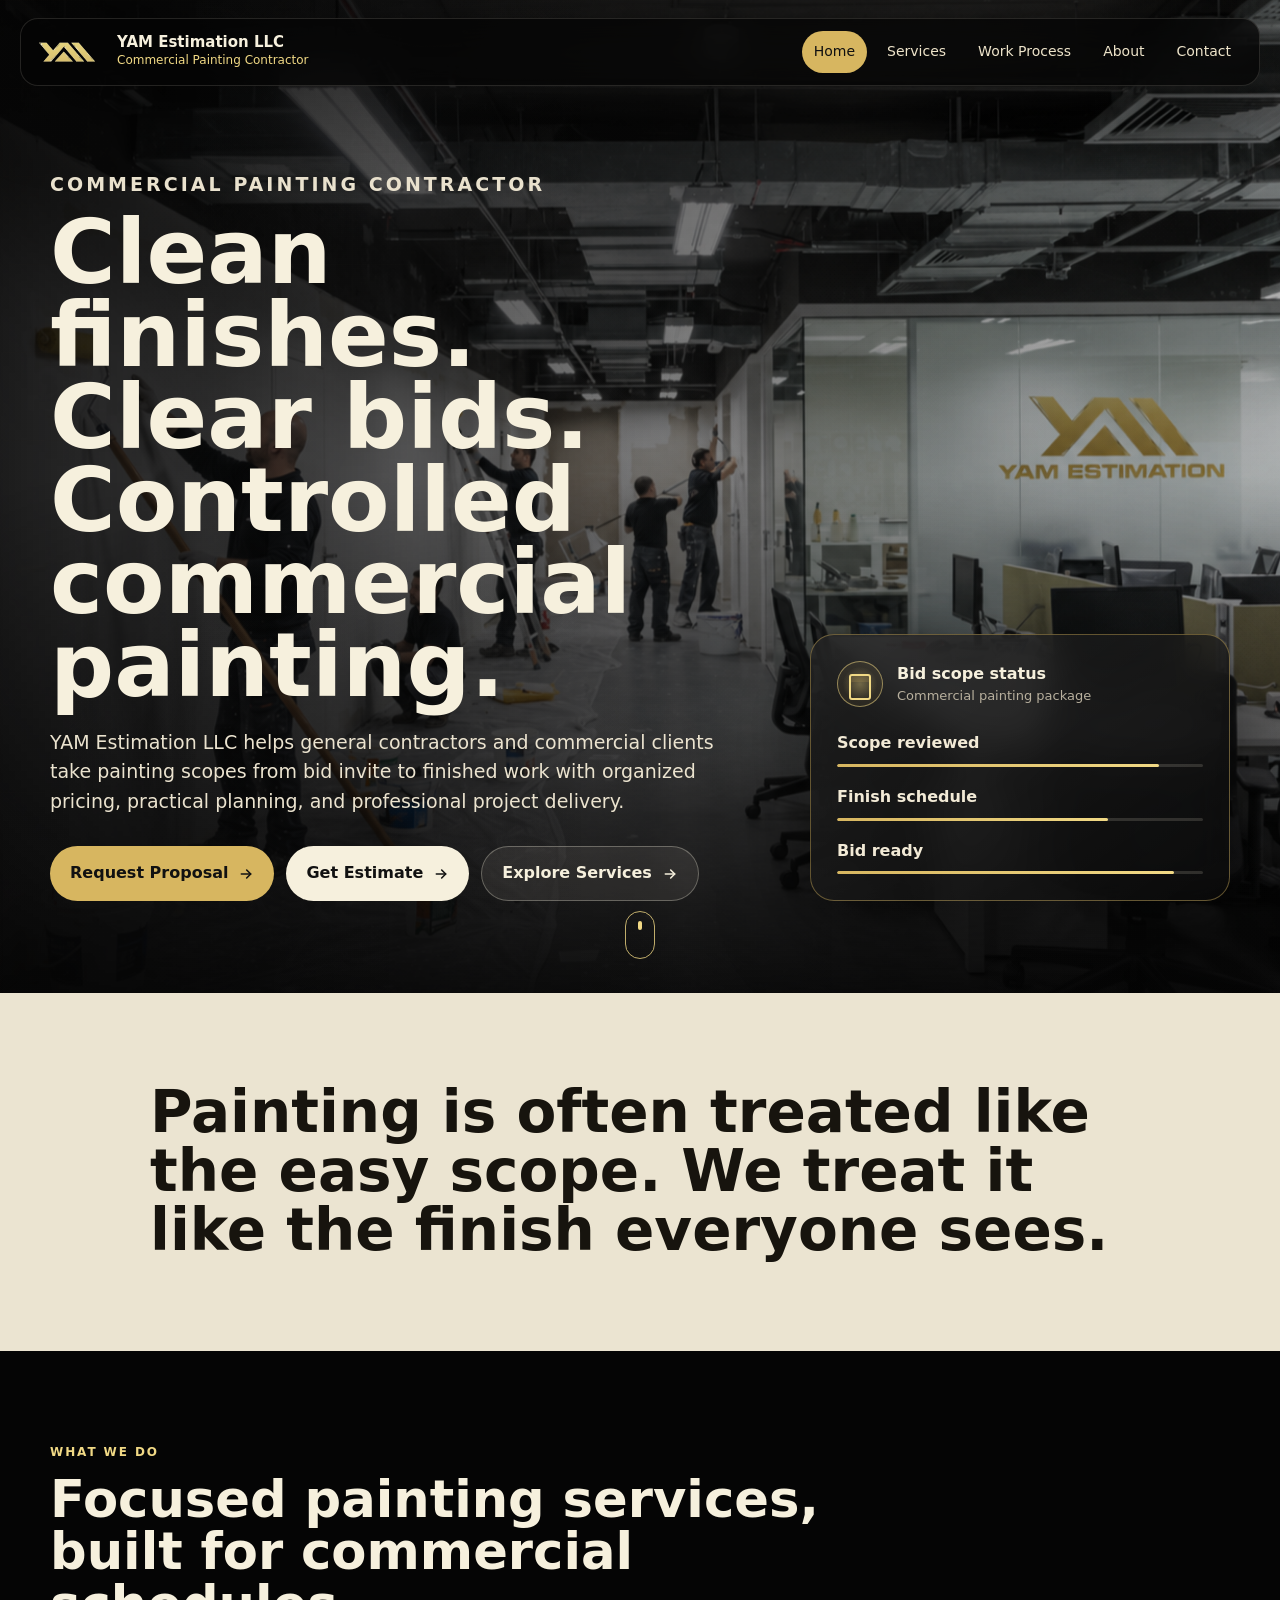
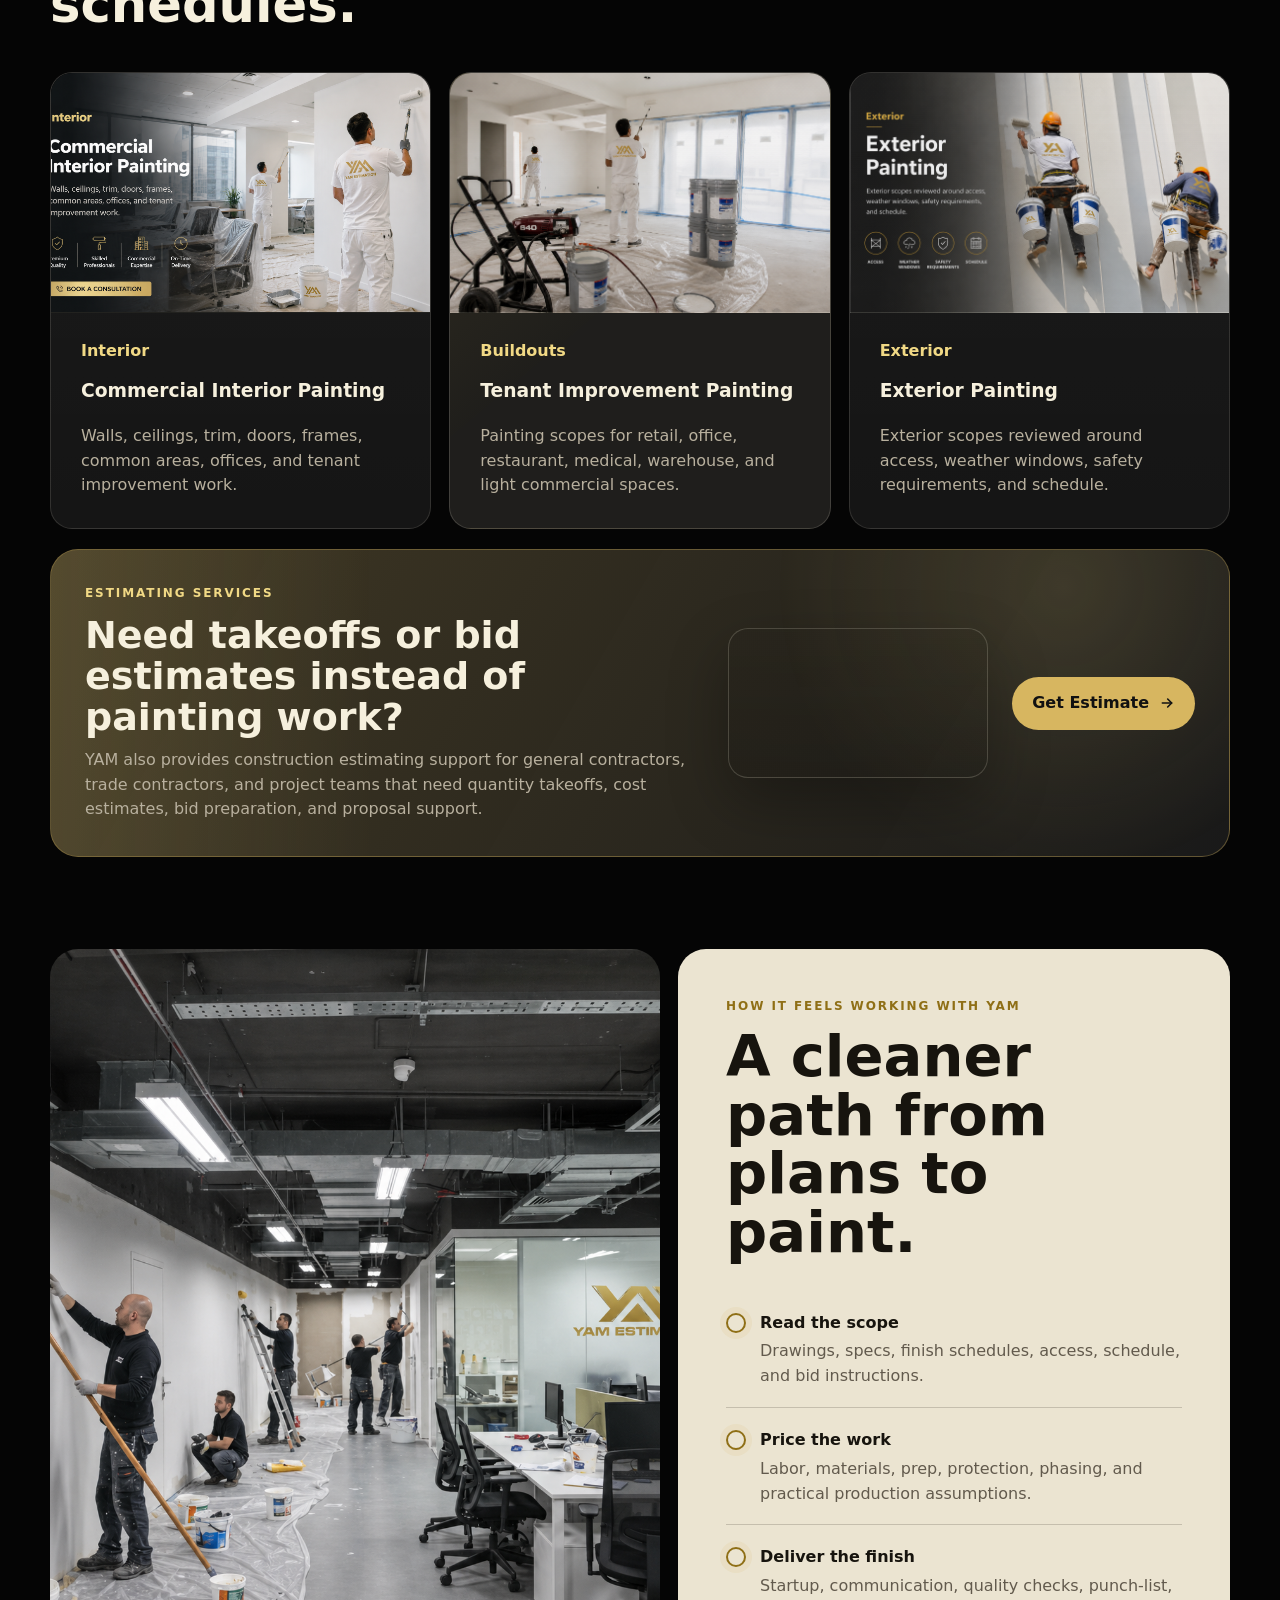
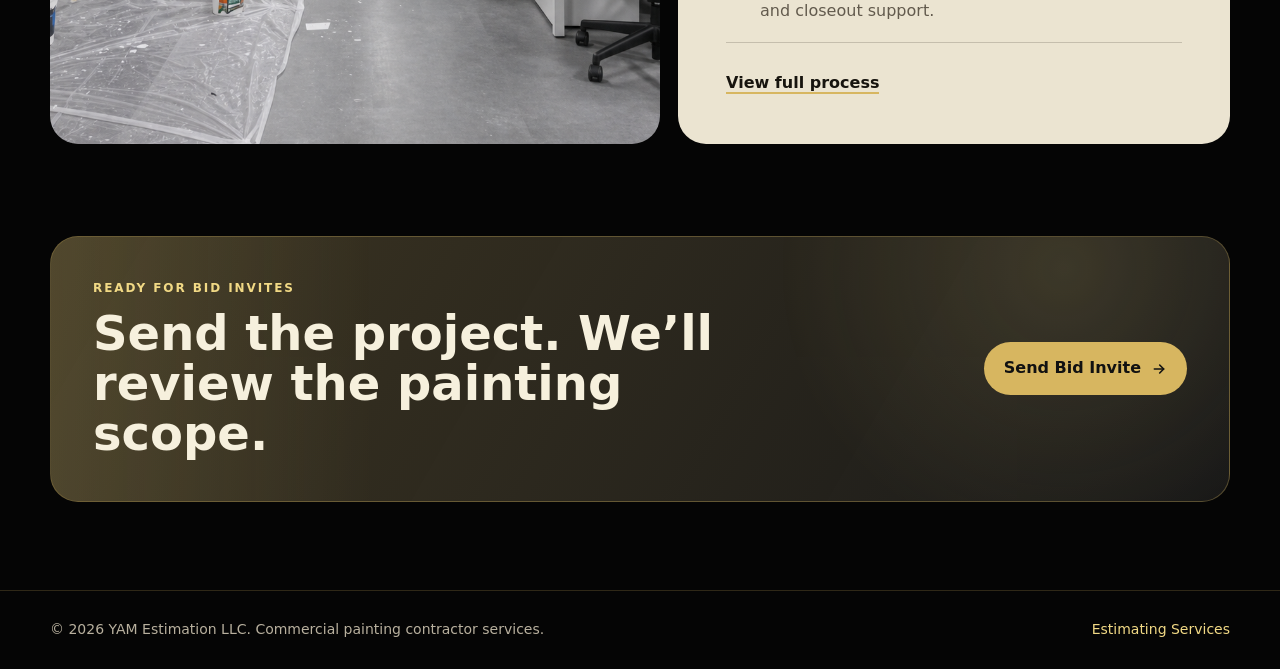
<file: index.html>
<!doctype html>
<html lang="en">
  <head>
    <meta charset="utf-8" />
    <meta name="viewport" content="width=device-width, initial-scale=1" />
    <title>YAM Estimation | Commercial Painting Contractor</title>
    <meta name="description" content="YAM Estimation LLC provides commercial painting contractor services for general contractors and commercial clients." />
    <link rel="stylesheet" href="styles.css" />
  </head>
  <body>
    <header class="site-header">
      <a class="brand" href="index.html" aria-label="YAM Estimation home">
        <img src="assets/yam-mark-gold-transparent.png" alt="YAM Estimation" />
        <span><strong>YAM Estimation LLC</strong><small>Commercial Painting Contractor</small></span>
      </a>
      <button class="nav-toggle" type="button" aria-expanded="false" aria-controls="site-nav"><span></span><span></span><span></span></button>
      <nav id="site-nav" class="site-nav" aria-label="Main navigation">
        <a class="active" href="index.html">Home</a>
        <a href="services.html">Services</a>
        <a href="process.html">Work Process</a>
        <a href="about.html">About</a>
        <a href="contact.html">Contact</a>
      </nav>
    </header>

    <main>
      <section class="home-hero">
        <div class="hero-bg"></div>
        <div class="hero-grid" aria-hidden="true"></div>
        <div class="hero-shade"></div>
        <div class="home-hero-content">
          <div class="hero-copy">
            <p class="eyebrow">Commercial Painting Contractor</p>
            <h1>Clean finishes. Clear bids. Controlled commercial painting.</h1>
            <p>
              YAM Estimation LLC helps general contractors and commercial clients take painting scopes from bid invite to finished work with organized pricing, practical planning, and professional project delivery.
            </p>
            <div class="hero-actions">
              <a class="btn btn-primary" href="contact.html">Request Proposal</a>
              <a class="btn btn-estimate" href="https://yamestimation.com/" target="_blank" rel="noopener">Get Estimate</a>
              <a class="btn btn-glass" href="services.html">Explore Services</a>
            </div>
          </div>
          <aside class="scope-card" aria-label="Project readiness checklist">
            <div class="scope-card-top">
              <span class="scope-icon" aria-hidden="true"></span>
              <p><strong>Bid scope status</strong><small>Commercial painting package</small></p>
            </div>
            <ul>
              <li style="--progress: 88%">
                <span>Scope reviewed</span>
                <i></i>
              </li>
              <li style="--progress: 74%">
                <span>Finish schedule</span>
                <i></i>
              </li>
              <li style="--progress: 92%">
                <span>Bid ready</span>
                <i></i>
              </li>
            </ul>
          </aside>
          <a class="scroll-cue" href="#services-preview" aria-label="Scroll to services"></a>
        </div>
      </section>

      <section class="statement">
        <p>Painting is often treated like the easy scope. We treat it like the finish everyone sees.</p>
      </section>

      <section id="services-preview" class="home-services">
        <div class="section-kicker">
          <p class="eyebrow">What We Do</p>
          <h2>Focused painting services, built for commercial schedules.</h2>
        </div>
        <div class="service-row">
          <a href="services.html" class="service-tile service-interior">
            <span class="tile-photo" aria-hidden="true"></span>
            <span>Interior</span>
            <h3>Commercial Interior Painting</h3>
            <p>Walls, ceilings, trim, doors, frames, common areas, offices, and tenant improvement work.</p>
          </a>
          <a href="services.html" class="service-tile featured service-buildout">
            <span class="tile-photo" aria-hidden="true"></span>
            <span>Buildouts</span>
            <h3>Tenant Improvement Painting</h3>
            <p>Painting scopes for retail, office, restaurant, medical, warehouse, and light commercial spaces.</p>
          </a>
          <a href="services.html" class="service-tile service-exterior">
            <span class="tile-photo" aria-hidden="true"></span>
            <span>Exterior</span>
            <h3>Exterior Painting</h3>
            <p>Exterior scopes reviewed around access, weather windows, safety requirements, and schedule.</p>
          </a>
        </div>
        <div class="estimate-band">
          <div>
            <p class="eyebrow">Estimating Services</p>
            <h3>Need takeoffs or bid estimates instead of painting work?</h3>
            <p>YAM also provides construction estimating support for general contractors, trade contractors, and project teams that need quantity takeoffs, cost estimates, bid preparation, and proposal support.</p>
          </div>
          <span class="estimate-visual" aria-hidden="true"></span>
          <a class="btn btn-primary" href="https://yamestimation.com/" target="_blank" rel="noopener">Get Estimate</a>
        </div>
      </section>

      <section class="visual-process">
        <div class="process-photo">
          <img src="assets/yam-office-painting-hero.png" alt="Commercial painting work in progress" />
        </div>
        <div class="process-copy">
          <p class="eyebrow">How It Feels Working With YAM</p>
          <h2>A cleaner path from plans to paint.</h2>
          <ol>
            <li><strong>Read the scope</strong><span>Drawings, specs, finish schedules, access, schedule, and bid instructions.</span></li>
            <li><strong>Price the work</strong><span>Labor, materials, prep, protection, phasing, and practical production assumptions.</span></li>
            <li><strong>Deliver the finish</strong><span>Startup, communication, quality checks, punch-list, and closeout support.</span></li>
          </ol>
          <a class="text-link" href="process.html">View full process</a>
        </div>
      </section>

      <section class="cta-panel">
        <div>
          <p class="eyebrow">Ready For Bid Invites</p>
          <h2>Send the project. We’ll review the painting scope.</h2>
        </div>
        <a class="btn btn-primary" href="contact.html">Send Bid Invite</a>
      </section>
    </main>

    <footer class="site-footer">
      <p>© <span id="year"></span> YAM Estimation LLC. Commercial painting contractor services.</p>
      <a href="https://yamestimation.com/" target="_blank" rel="noopener">Estimating Services</a>
    </footer>
    <script src="script.js"></script>
  </body>
</html>
</file>
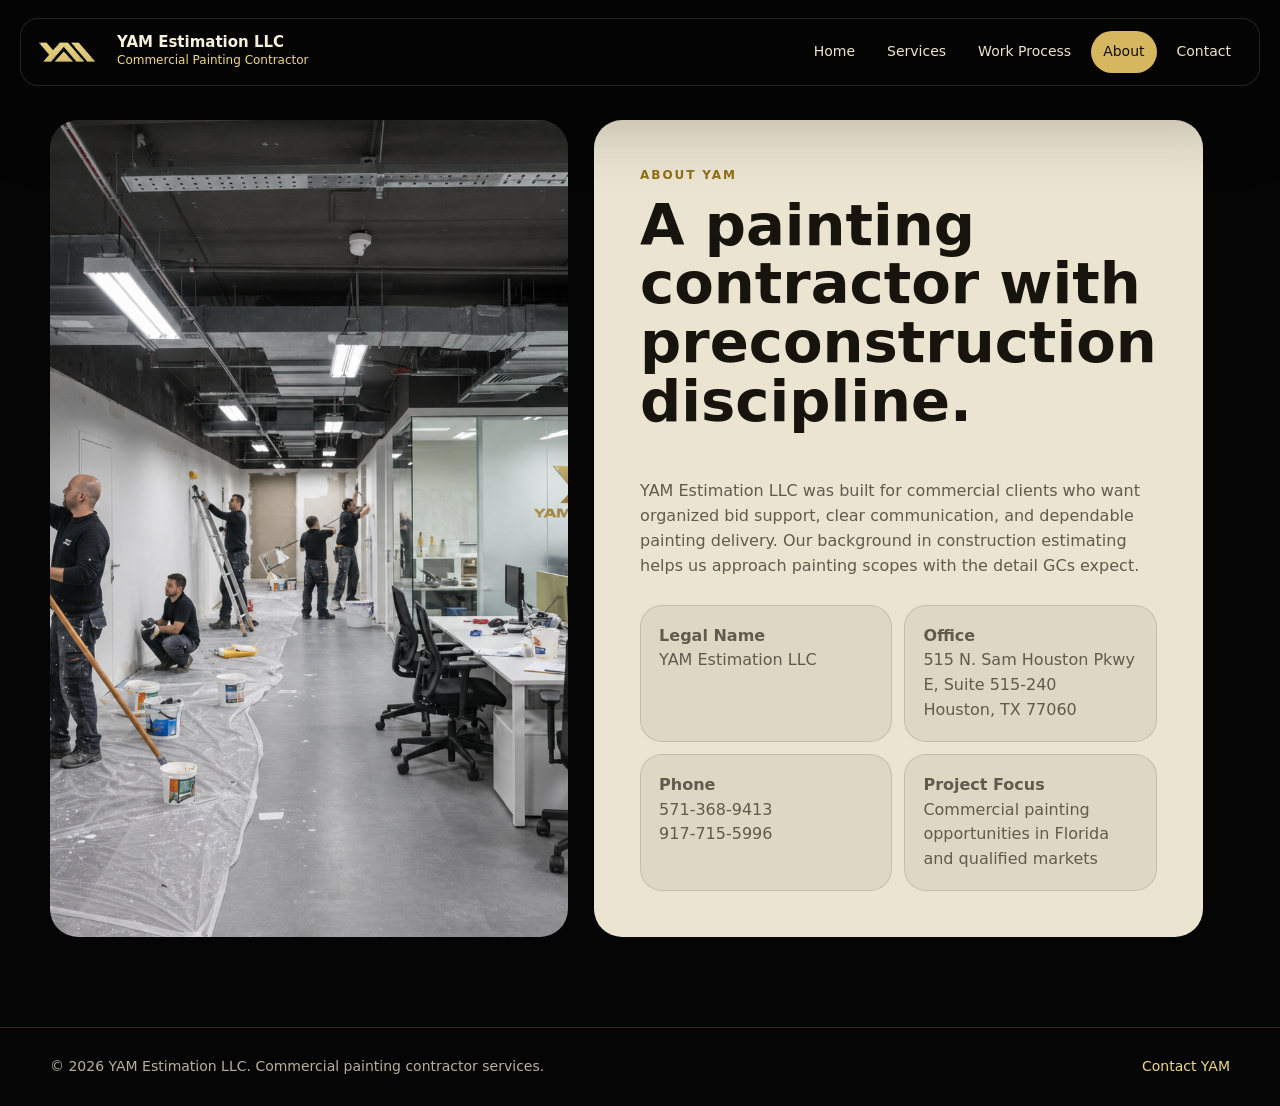
<file: about.html>
<!doctype html>
<html lang="en">
  <head>
    <meta charset="utf-8" />
    <meta name="viewport" content="width=device-width, initial-scale=1" />
    <title>About | YAM Estimation LLC</title>
    <meta name="description" content="About YAM Estimation LLC commercial painting contractor services." />
    <link rel="stylesheet" href="styles.css" />
  </head>
  <body>
    <header class="site-header">
      <a class="brand" href="index.html" aria-label="YAM Estimation home">
        <img src="assets/yam-mark-gold-transparent.png" alt="YAM Estimation" />
        <span><strong>YAM Estimation LLC</strong><small>Commercial Painting Contractor</small></span>
      </a>
      <button class="nav-toggle" type="button" aria-expanded="false" aria-controls="site-nav"><span></span><span></span><span></span></button>
      <nav id="site-nav" class="site-nav" aria-label="Main navigation">
        <a href="index.html">Home</a>
        <a href="services.html">Services</a>
        <a href="process.html">Work Process</a>
        <a class="active" href="about.html">About</a>
        <a href="contact.html">Contact</a>
      </nav>
    </header>

    <main class="page-main">
      <section class="about-layout">
        <div class="about-image">
          <img src="assets/yam-office-painting-hero.png" alt="Commercial office painting work" />
        </div>
        <div class="about-copy">
          <p class="eyebrow">About YAM</p>
          <h1>A painting contractor with preconstruction discipline.</h1>
          <p>
            YAM Estimation LLC was built for commercial clients who want organized bid support, clear communication, and dependable painting delivery. Our background in construction estimating helps us approach painting scopes with the detail GCs expect.
          </p>
          <div class="info-grid">
            <p><strong>Legal Name</strong><br />YAM Estimation LLC</p>
            <p><strong>Office</strong><br />515 N. Sam Houston Pkwy E, Suite 515-240<br />Houston, TX 77060</p>
            <p><strong>Phone</strong><br />571-368-9413<br />917-715-5996</p>
            <p><strong>Project Focus</strong><br />Commercial painting opportunities in Florida and qualified markets</p>
          </div>
        </div>
      </section>
    </main>

    <footer class="site-footer">
      <p>© <span id="year"></span> YAM Estimation LLC. Commercial painting contractor services.</p>
      <a href="contact.html">Contact YAM</a>
    </footer>
    <script src="script.js"></script>
  </body>
</html>
</file>
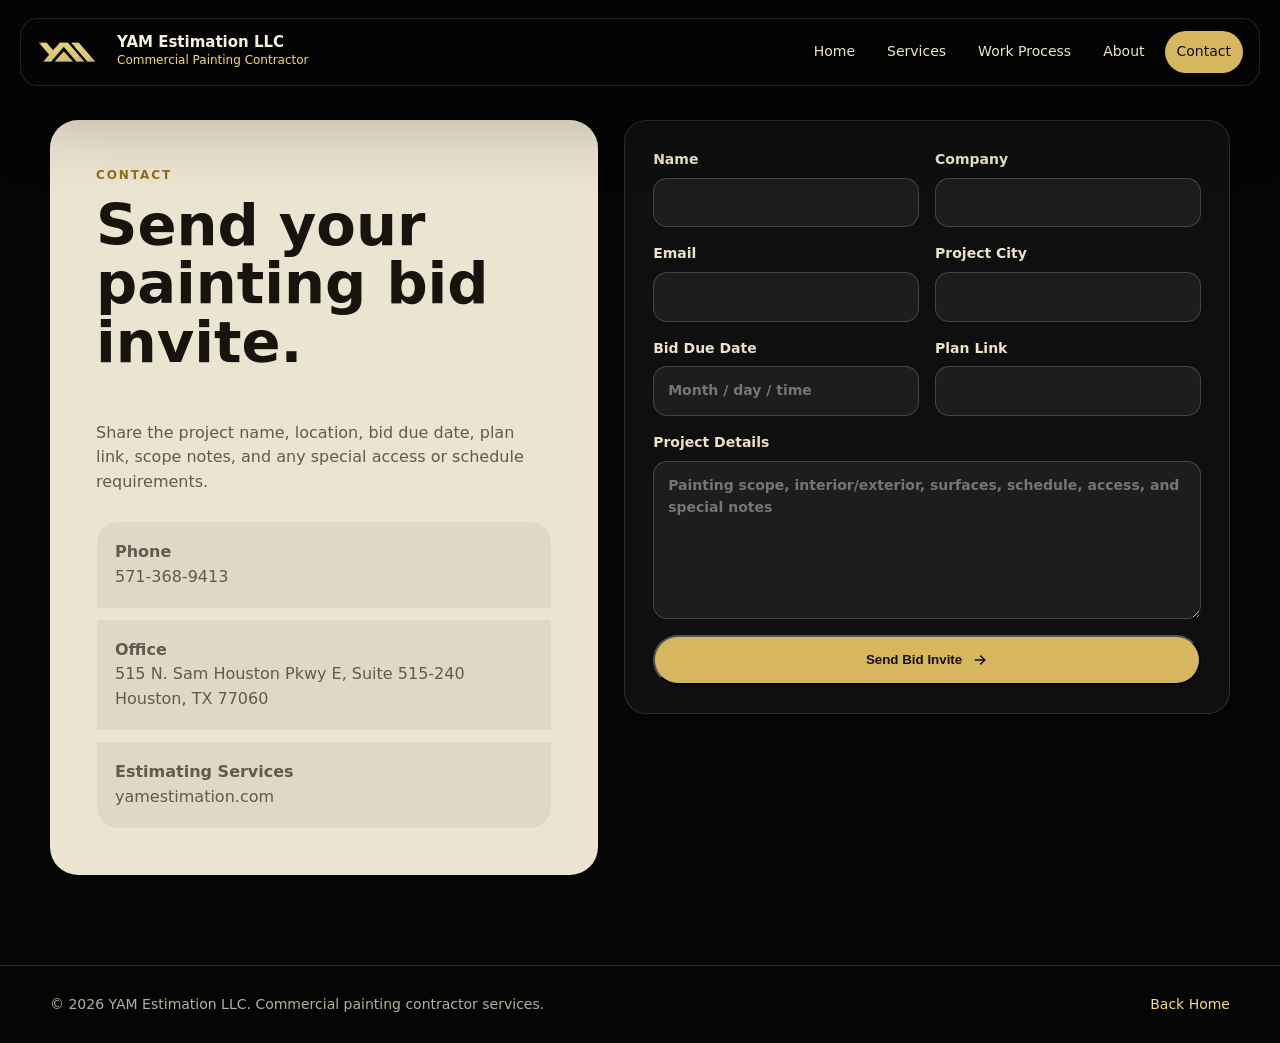
<file: contact.html>
<!doctype html>
<html lang="en">
  <head>
    <meta charset="utf-8" />
    <meta name="viewport" content="width=device-width, initial-scale=1" />
    <title>Contact | YAM Estimation Commercial Painting</title>
    <meta name="description" content="Send YAM Estimation LLC a commercial painting bid invite." />
    <link rel="stylesheet" href="styles.css" />
  </head>
  <body>
    <header class="site-header">
      <a class="brand" href="index.html" aria-label="YAM Estimation home">
        <img src="assets/yam-mark-gold-transparent.png" alt="YAM Estimation" />
        <span><strong>YAM Estimation LLC</strong><small>Commercial Painting Contractor</small></span>
      </a>
      <button class="nav-toggle" type="button" aria-expanded="false" aria-controls="site-nav"><span></span><span></span><span></span></button>
      <nav id="site-nav" class="site-nav" aria-label="Main navigation">
        <a href="index.html">Home</a>
        <a href="services.html">Services</a>
        <a href="process.html">Work Process</a>
        <a href="about.html">About</a>
        <a class="active" href="contact.html">Contact</a>
      </nav>
    </header>

    <main class="page-main">
      <section class="contact-page">
        <div class="contact-intro">
          <p class="eyebrow">Contact</p>
          <h1>Send your painting bid invite.</h1>
          <p>Share the project name, location, bid due date, plan link, scope notes, and any special access or schedule requirements.</p>
          <div class="contact-direct">
            <p><strong>Phone</strong><br /><a href="tel:+15713689413">571-368-9413</a></p>
            <p><strong>Office</strong><br />515 N. Sam Houston Pkwy E, Suite 515-240<br />Houston, TX 77060</p>
            <p><strong>Estimating Services</strong><br /><a href="https://yamestimation.com/" target="_blank" rel="noopener">yamestimation.com</a></p>
          </div>
        </div>
        <form class="contact-form" action="mailto:info@yamestimation.com" method="post" enctype="text/plain">
          <label>Name<input name="name" type="text" autocomplete="name" /></label>
          <label>Company<input name="company" type="text" autocomplete="organization" /></label>
          <label>Email<input name="email" type="email" autocomplete="email" /></label>
          <label>Project City<input name="city" type="text" /></label>
          <label>Bid Due Date<input name="due-date" type="text" placeholder="Month / day / time" /></label>
          <label>Plan Link<input name="plan-link" type="text" /></label>
          <label class="full">Project Details<textarea name="project" rows="6" placeholder="Painting scope, interior/exterior, surfaces, schedule, access, and special notes"></textarea></label>
          <button class="btn btn-primary full" type="submit">Send Bid Invite</button>
        </form>
      </section>
    </main>

    <footer class="site-footer">
      <p>© <span id="year"></span> YAM Estimation LLC. Commercial painting contractor services.</p>
      <a href="index.html">Back Home</a>
    </footer>
    <script src="script.js"></script>
  </body>
</html>
</file>
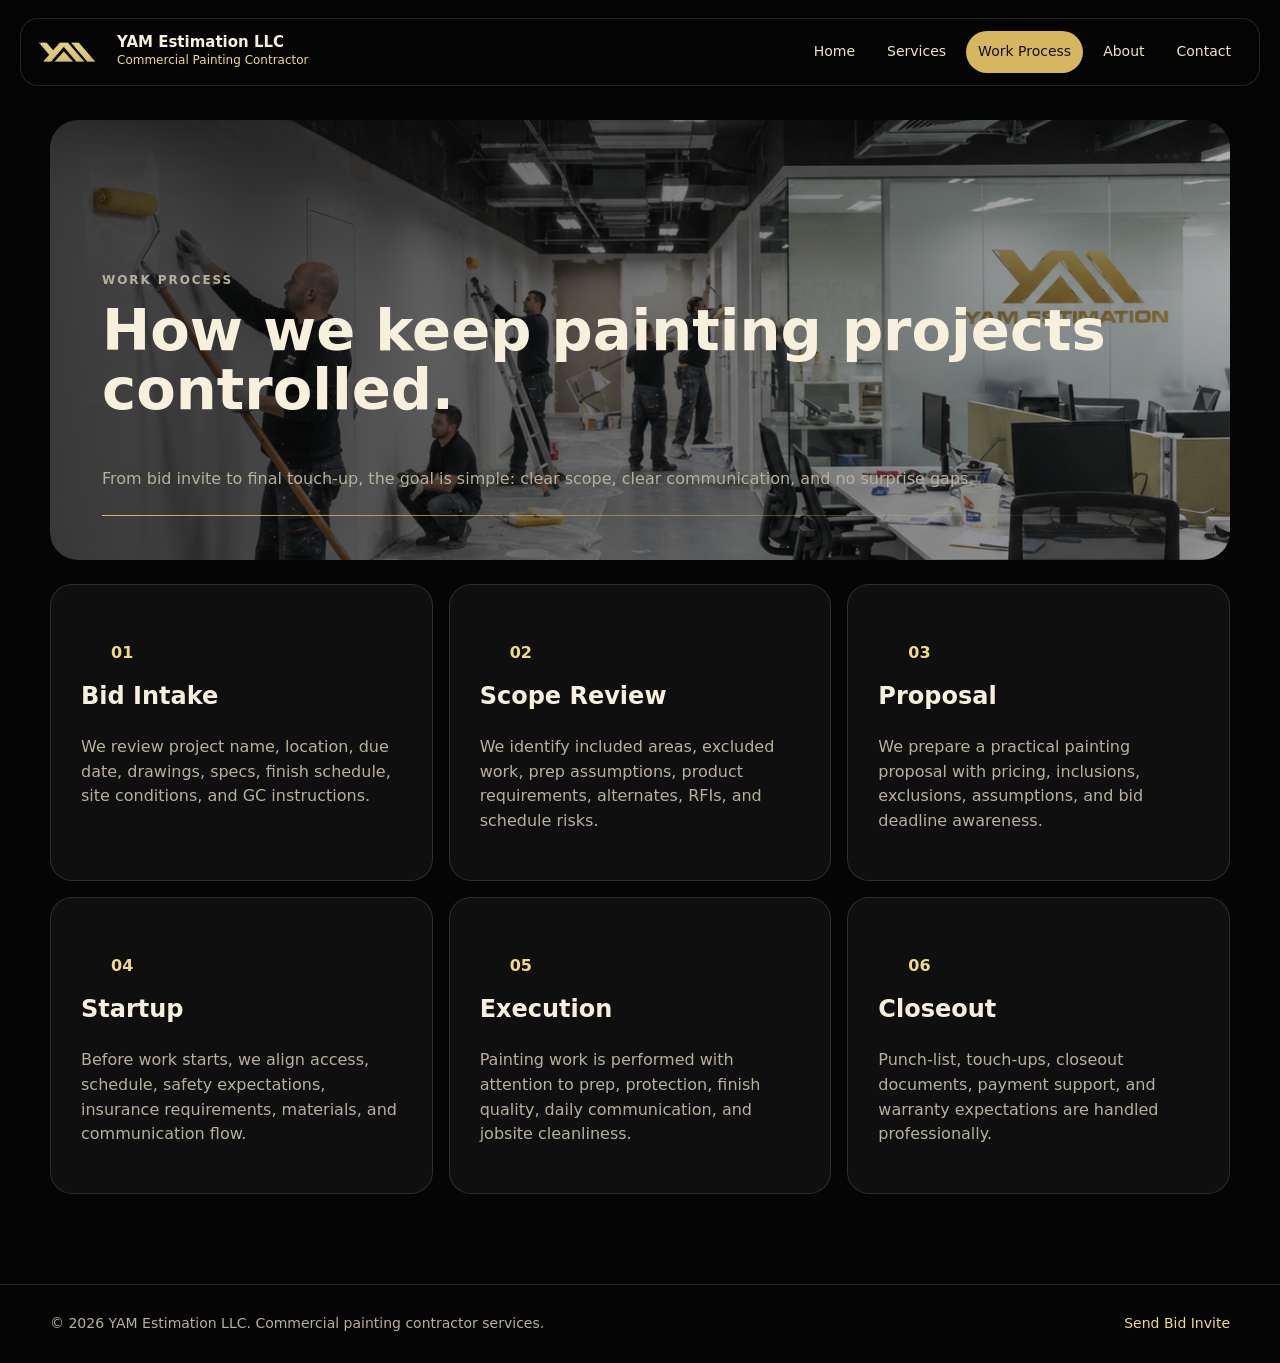
<file: process.html>
<!doctype html>
<html lang="en">
  <head>
    <meta charset="utf-8" />
    <meta name="viewport" content="width=device-width, initial-scale=1" />
    <title>Work Process | YAM Estimation Commercial Painting</title>
    <meta name="description" content="YAM Estimation commercial painting process from bid review to closeout." />
    <link rel="stylesheet" href="styles.css" />
  </head>
  <body>
    <header class="site-header">
      <a class="brand" href="index.html" aria-label="YAM Estimation home">
        <img src="assets/yam-mark-gold-transparent.png" alt="YAM Estimation" />
        <span><strong>YAM Estimation LLC</strong><small>Commercial Painting Contractor</small></span>
      </a>
      <button class="nav-toggle" type="button" aria-expanded="false" aria-controls="site-nav"><span></span><span></span><span></span></button>
      <nav id="site-nav" class="site-nav" aria-label="Main navigation">
        <a href="index.html">Home</a>
        <a href="services.html">Services</a>
        <a class="active" href="process.html">Work Process</a>
        <a href="about.html">About</a>
        <a href="contact.html">Contact</a>
      </nav>
    </header>

    <main class="page-main">
      <section class="page-hero process-hero">
        <p class="eyebrow">Work Process</p>
        <h1>How we keep painting projects controlled.</h1>
        <p>From bid invite to final touch-up, the goal is simple: clear scope, clear communication, and no surprise gaps.</p>
      </section>

      <section class="timeline">
        <article><span>01</span><h2>Bid Intake</h2><p>We review project name, location, due date, drawings, specs, finish schedule, site conditions, and GC instructions.</p></article>
        <article><span>02</span><h2>Scope Review</h2><p>We identify included areas, excluded work, prep assumptions, product requirements, alternates, RFIs, and schedule risks.</p></article>
        <article><span>03</span><h2>Proposal</h2><p>We prepare a practical painting proposal with pricing, inclusions, exclusions, assumptions, and bid deadline awareness.</p></article>
        <article><span>04</span><h2>Startup</h2><p>Before work starts, we align access, schedule, safety expectations, insurance requirements, materials, and communication flow.</p></article>
        <article><span>05</span><h2>Execution</h2><p>Painting work is performed with attention to prep, protection, finish quality, daily communication, and jobsite cleanliness.</p></article>
        <article><span>06</span><h2>Closeout</h2><p>Punch-list, touch-ups, closeout documents, payment support, and warranty expectations are handled professionally.</p></article>
      </section>
    </main>

    <footer class="site-footer">
      <p>© <span id="year"></span> YAM Estimation LLC. Commercial painting contractor services.</p>
      <a href="contact.html">Send Bid Invite</a>
    </footer>
    <script src="script.js"></script>
  </body>
</html>
</file>
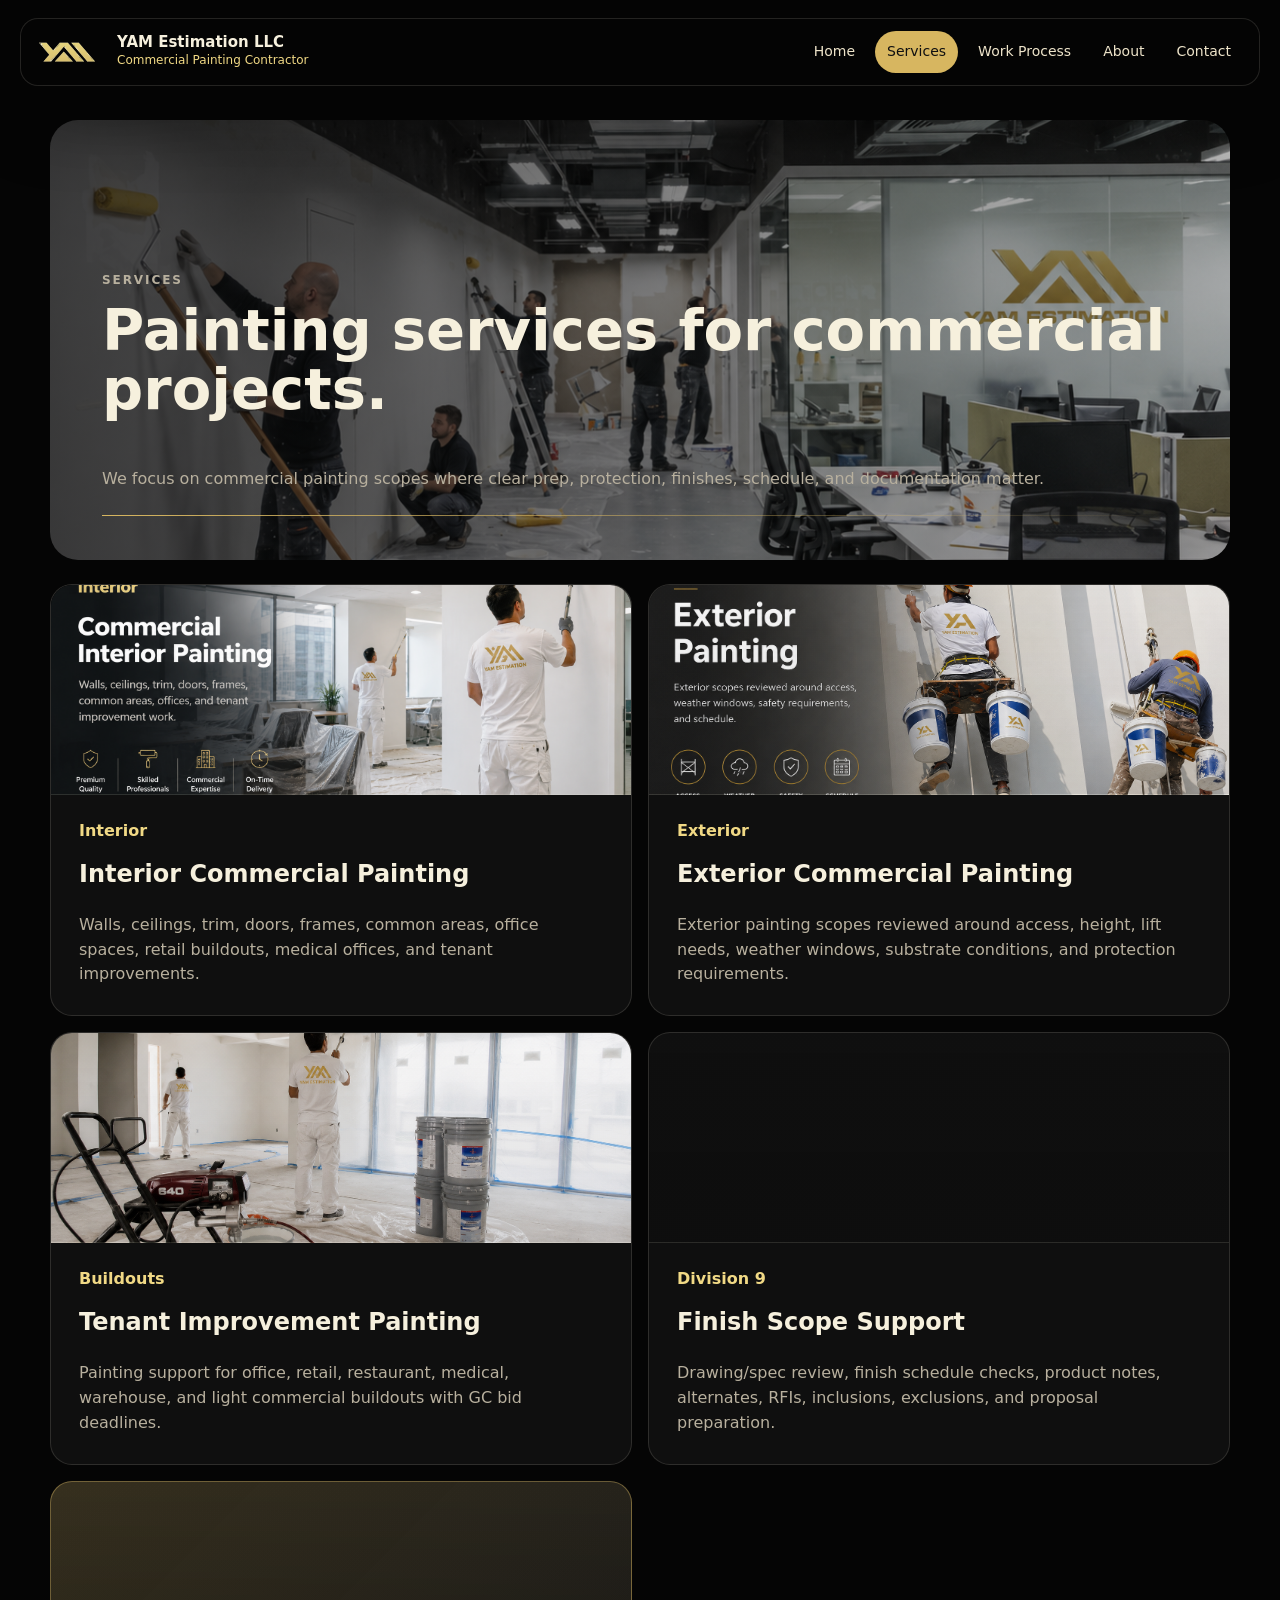
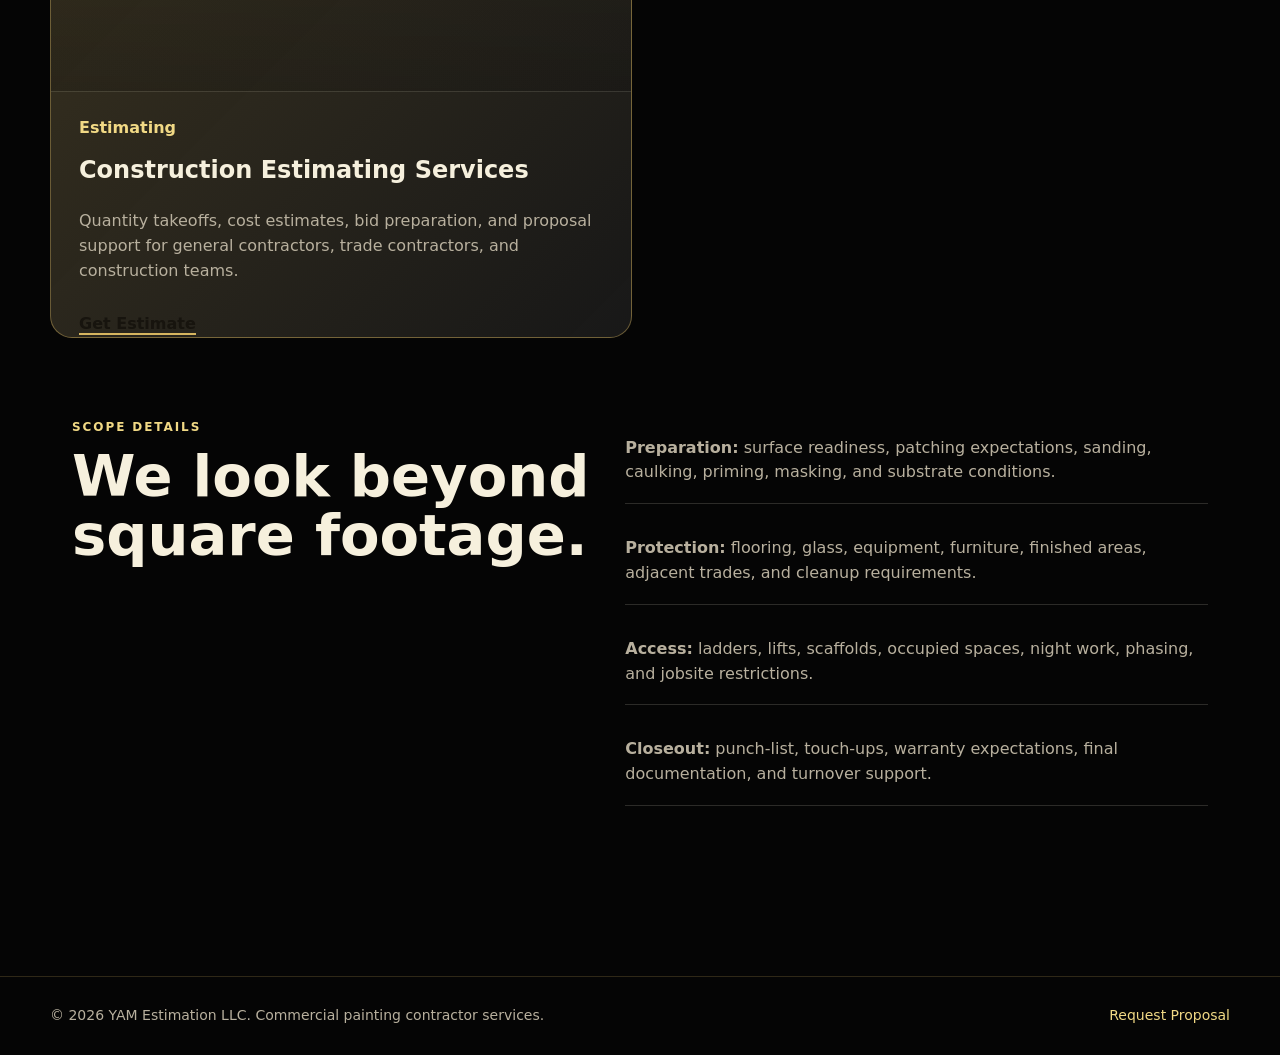
<file: services.html>
<!doctype html>
<html lang="en">
  <head>
    <meta charset="utf-8" />
    <meta name="viewport" content="width=device-width, initial-scale=1" />
    <title>Services | YAM Estimation Commercial Painting</title>
    <meta name="description" content="Commercial painting services for interior, exterior, tenant improvement, and Division 9 painting scopes." />
    <link rel="stylesheet" href="styles.css" />
  </head>
  <body>
    <header class="site-header">
      <a class="brand" href="index.html" aria-label="YAM Estimation home">
        <img src="assets/yam-mark-gold-transparent.png" alt="YAM Estimation" />
        <span><strong>YAM Estimation LLC</strong><small>Commercial Painting Contractor</small></span>
      </a>
      <button class="nav-toggle" type="button" aria-expanded="false" aria-controls="site-nav"><span></span><span></span><span></span></button>
      <nav id="site-nav" class="site-nav" aria-label="Main navigation">
        <a href="index.html">Home</a>
        <a class="active" href="services.html">Services</a>
        <a href="process.html">Work Process</a>
        <a href="about.html">About</a>
        <a href="contact.html">Contact</a>
      </nav>
    </header>

    <main class="page-main">
      <section class="page-hero compact">
        <p class="eyebrow">Services</p>
        <h1>Painting services for commercial projects.</h1>
        <p>We focus on commercial painting scopes where clear prep, protection, finishes, schedule, and documentation matter.</p>
      </section>

      <section class="service-matrix">
        <article class="matrix-card service-interior">
          <span class="tile-photo" aria-hidden="true"></span>
          <span>Interior</span>
          <h2>Interior Commercial Painting</h2>
          <p>Walls, ceilings, trim, doors, frames, common areas, office spaces, retail buildouts, medical offices, and tenant improvements.</p>
        </article>
        <article class="matrix-card service-exterior">
          <span class="tile-photo" aria-hidden="true"></span>
          <span>Exterior</span>
          <h2>Exterior Commercial Painting</h2>
          <p>Exterior painting scopes reviewed around access, height, lift needs, weather windows, substrate conditions, and protection requirements.</p>
        </article>
        <article class="matrix-card service-buildout">
          <span class="tile-photo" aria-hidden="true"></span>
          <span>Buildouts</span>
          <h2>Tenant Improvement Painting</h2>
          <p>Painting support for office, retail, restaurant, medical, warehouse, and light commercial buildouts with GC bid deadlines.</p>
        </article>
        <article class="matrix-card service-estimate">
          <span class="tile-photo" aria-hidden="true"></span>
          <span>Division 9</span>
          <h2>Finish Scope Support</h2>
          <p>Drawing/spec review, finish schedule checks, product notes, alternates, RFIs, inclusions, exclusions, and proposal preparation.</p>
        </article>
        <article class="matrix-card estimate-service service-estimate">
          <span class="tile-photo" aria-hidden="true"></span>
          <span>Estimating</span>
          <h2>Construction Estimating Services</h2>
          <p>Quantity takeoffs, cost estimates, bid preparation, and proposal support for general contractors, trade contractors, and construction teams.</p>
          <a class="text-link" href="https://yamestimation.com/" target="_blank" rel="noopener">Get Estimate</a>
        </article>
      </section>

      <section class="section two-column">
        <div>
          <p class="eyebrow">Scope Details</p>
          <h2>We look beyond square footage.</h2>
        </div>
        <div class="detail-list">
          <p><strong>Preparation:</strong> surface readiness, patching expectations, sanding, caulking, priming, masking, and substrate conditions.</p>
          <p><strong>Protection:</strong> flooring, glass, equipment, furniture, finished areas, adjacent trades, and cleanup requirements.</p>
          <p><strong>Access:</strong> ladders, lifts, scaffolds, occupied spaces, night work, phasing, and jobsite restrictions.</p>
          <p><strong>Closeout:</strong> punch-list, touch-ups, warranty expectations, final documentation, and turnover support.</p>
        </div>
      </section>
    </main>

    <footer class="site-footer">
      <p>© <span id="year"></span> YAM Estimation LLC. Commercial painting contractor services.</p>
      <a href="contact.html">Request Proposal</a>
    </footer>
    <script src="script.js"></script>
  </body>
</html>
</file>
<file: styles.css>
:root {
  --black: #050505;
  --charcoal: #111111;
  --graphite: #1b1a17;
  --cream: #f6f0dd;
  --paper: #ebe4d1;
  --muted: #b8b09e;
  --gold: #d7b660;
  --gold-light: #f1d985;
  --gold-deep: #9d7620;
  --line: rgba(246, 240, 221, 0.16);
  --ease: cubic-bezier(0.22, 1, 0.36, 1);
  --max: 1180px;
}

* { box-sizing: border-box; }
html { scroll-behavior: smooth; }
body {
  margin: 0;
  overflow-x: hidden;
  background: var(--black);
  color: var(--cream);
  font-family: Inter, ui-sans-serif, system-ui, -apple-system, BlinkMacSystemFont, "Segoe UI", sans-serif;
  line-height: 1.55;
}

body::selection {
  background: rgba(215, 182, 96, 0.42);
  color: #fff8df;
}

img { display: block; max-width: 100%; }
a { color: inherit; text-decoration: none; }
p, h1, h2, h3 { margin-top: 0; }

.site-header {
  position: fixed;
  inset: 18px 20px auto;
  z-index: 40;
  display: flex;
  align-items: center;
  justify-content: space-between;
  gap: 22px;
  width: min(calc(100% - 40px), 1240px);
  margin: 0 auto;
  padding: 12px 16px;
  border: 1px solid rgba(246, 240, 221, 0.13);
  border-radius: 18px;
  background: rgba(5, 5, 5, 0.74);
  backdrop-filter: blur(18px);
  box-shadow: 0 24px 80px rgba(0, 0, 0, 0.32);
  transition: transform 420ms var(--ease), background 220ms ease, border-color 220ms ease, box-shadow 220ms ease;
  animation: headerDrop 720ms var(--ease) both;
}

.site-header.scrolled {
  border-color: rgba(215, 182, 96, 0.22);
  background: rgba(5, 5, 5, 0.86);
  box-shadow: 0 18px 70px rgba(0, 0, 0, 0.44);
}

.brand {
  display: flex;
  align-items: center;
  gap: 12px;
  min-width: 270px;
}

.brand img {
  width: 68px;
  height: 32px;
  object-fit: contain;
}

.brand span { display: grid; gap: 1px; }
.brand span { min-width: 0; }
.brand strong { font-size: 15px; line-height: 1.1; }
.brand small { color: var(--gold-light); font-size: 12px; }

.site-nav {
  display: flex;
  align-items: center;
  gap: 8px;
  color: #eee4ca;
  font-size: 14px;
}

.site-nav a {
  padding: 10px 12px;
  border-radius: 999px;
  transition: color 180ms ease, background 180ms ease, transform 180ms ease;
}

.site-nav a:hover,
.site-nav a.active {
  color: #101010;
  background: var(--gold);
}

.site-nav a:hover {
  transform: translateY(-1px);
}

.site-nav .nav-pill {
  border: 1px solid rgba(215, 182, 96, 0.42);
  color: var(--gold-light);
}

.nav-toggle {
  display: none;
  flex: 0 0 42px;
  width: 42px;
  height: 42px;
  border: 1px solid var(--line);
  border-radius: 12px;
  background: transparent;
}

.nav-toggle span {
  display: block;
  width: 18px;
  height: 2px;
  margin: 4px auto;
  background: var(--cream);
}

.home-hero {
  position: relative;
  min-height: 100svh;
  display: grid;
  align-items: end;
  overflow: hidden;
}

.hero-bg {
  position: absolute;
  inset: 0;
  background: url("assets/yam-office-painting-hero.png") center/cover;
  transform: scale(1.02);
  animation: heroDrift 18s ease-in-out infinite alternate;
  will-change: transform;
}

.hero-grid {
  position: absolute;
  inset: 0;
  opacity: 0.28;
  background-image:
    linear-gradient(rgba(215, 182, 96, 0.08) 1px, transparent 1px),
    linear-gradient(90deg, rgba(215, 182, 96, 0.08) 1px, transparent 1px);
  background-size: 88px 88px;
  mask-image: linear-gradient(90deg, #000 0%, transparent 72%);
}

.hero-shade {
  position: absolute;
  inset: 0;
  background:
    linear-gradient(90deg, rgba(5, 5, 5, 0.88), rgba(5, 5, 5, 0.48) 48%, rgba(5, 5, 5, 0.16)),
    linear-gradient(0deg, rgba(5, 5, 5, 0.92), rgba(5, 5, 5, 0.08) 52%, rgba(5, 5, 5, 0.34));
}

.home-hero-content {
  position: relative;
  z-index: 2;
  width: min(var(--max), calc(100% - 44px));
  margin: 0 auto;
  padding: 170px 0 92px;
  display: grid;
  grid-template-columns: minmax(0, 1fr) minmax(320px, 420px);
  align-items: end;
  gap: 44px;
}

.hero-copy {
  min-width: 0;
  animation: heroLift 880ms var(--ease) 140ms both;
}

.home-hero h1 {
  max-width: 900px;
  margin-bottom: 22px;
  font-size: clamp(46px, 7vw, 92px);
  line-height: 0.92;
  letter-spacing: 0;
  overflow-wrap: break-word;
}

.hero-copy > p {
  max-width: 680px;
  color: #ebe3cf;
  font-size: 19px;
}

.eyebrow {
  margin-bottom: 12px;
  color: var(--gold-light);
  font-size: 12px;
  font-weight: 900;
  letter-spacing: 0.16em;
  text-transform: uppercase;
}

.hero-actions {
  display: flex;
  flex-wrap: wrap;
  gap: 12px;
  margin-top: 30px;
}

.btn {
  --mx: 50%;
  --my: 50%;
  position: relative;
  isolation: isolate;
  overflow: hidden;
  display: inline-flex;
  align-items: center;
  justify-content: center;
  gap: 10px;
  min-height: 50px;
  padding: 14px 20px;
  border-radius: 999px;
  font-weight: 850;
  transition: transform 220ms var(--ease), background 160ms ease, border-color 160ms ease, box-shadow 220ms ease;
}

.btn::after {
  content: "";
  width: 16px;
  height: 16px;
  background: currentColor;
  mask: url("data:image/svg+xml,%3Csvg xmlns='http://www.w3.org/2000/svg' viewBox='0 0 24 24' fill='none' stroke='black' stroke-width='2.4' stroke-linecap='round' stroke-linejoin='round'%3E%3Cpath d='M5 12h14'/%3E%3Cpath d='m13 6 6 6-6 6'/%3E%3C/svg%3E") center/contain no-repeat;
  transition: transform 220ms var(--ease);
}

.btn::before {
  content: "";
  position: absolute;
  inset: -1px;
  z-index: -1;
  opacity: 0;
  background: radial-gradient(circle at var(--mx) var(--my), rgba(255, 255, 255, 0.34), transparent 34%);
  transition: opacity 220ms ease;
}

.btn:hover {
  transform: translateY(-2px);
  box-shadow: 0 18px 44px rgba(0, 0, 0, 0.28);
}

.btn:hover::before { opacity: 1; }
.btn:hover::after { transform: translateX(4px); }
.btn-primary { background: var(--gold); color: #111; }
.btn-estimate {
  background: var(--cream);
  color: #111;
}
.btn-glass, .btn-ghost {
  border: 1px solid rgba(246, 240, 221, 0.3);
  background: rgba(246, 240, 221, 0.08);
  color: var(--cream);
  backdrop-filter: blur(12px);
}

.scope-card {
  min-width: 0;
  position: relative;
  overflow: hidden;
  padding: 26px;
  border: 1px solid rgba(215, 182, 96, 0.42);
  border-radius: 24px;
  background:
    linear-gradient(145deg, rgba(255, 255, 255, 0.095), rgba(255, 255, 255, 0.02)),
    rgba(5, 5, 5, 0.72);
  backdrop-filter: blur(18px);
  box-shadow: 0 28px 90px rgba(0, 0, 0, 0.42);
  animation: scopeEnter 980ms var(--ease) 420ms both, subtleFloat 7s ease-in-out 1.6s infinite;
}

.scope-card::before {
  content: "";
  position: absolute;
  inset: 0;
  background: linear-gradient(110deg, transparent 0%, rgba(241, 217, 133, 0.16) 45%, transparent 68%);
  transform: translateX(-120%);
  animation: panelSweep 5.8s ease-in-out 2s infinite;
}

.scope-card-top {
  position: relative;
  display: flex;
  align-items: center;
  gap: 14px;
  margin-bottom: 24px;
}

.scope-icon {
  width: 46px;
  height: 46px;
  border: 1px solid rgba(241, 217, 133, 0.54);
  border-radius: 50%;
  background:
    radial-gradient(circle, rgba(241, 217, 133, 0.34), transparent 56%),
    rgba(215, 182, 96, 0.08);
}

.scope-icon::before {
  content: "";
  display: block;
  width: 18px;
  height: 22px;
  margin: 12px auto;
  border: 2px solid var(--gold-light);
  border-radius: 3px;
  box-shadow: inset 0 6px 0 rgba(215, 182, 96, 0.16);
}

.scope-card p {
  margin: 0;
}

.scope-card strong,
.scope-card small,
.scope-card span {
  display: block;
}

.scope-card small {
  color: var(--muted);
  font-size: 13px;
}

.scope-card ul {
  position: relative;
  display: grid;
  gap: 18px;
  margin: 0;
  padding: 0;
  list-style: none;
}

.scope-card li {
  display: grid;
  gap: 8px;
}

.scope-card li span {
  color: #f2ead6;
  font-weight: 800;
}

.scope-card i {
  position: relative;
  display: block;
  height: 3px;
  overflow: hidden;
  border-radius: 999px;
  background: rgba(246, 240, 221, 0.15);
}

.scope-card i::before {
  content: "";
  position: absolute;
  inset: 0 auto 0 0;
  width: var(--progress);
  border-radius: inherit;
  background: linear-gradient(90deg, var(--gold), var(--gold-light));
  transform-origin: left;
  animation: progressIn 1200ms var(--ease) 980ms both;
}

.scroll-cue {
  position: absolute;
  left: 50%;
  bottom: 34px;
  width: 30px;
  height: 48px;
  border: 1px solid rgba(241, 217, 133, 0.78);
  border-radius: 999px;
  transform: translateX(-50%);
}

.scroll-cue::before {
  content: "";
  position: absolute;
  top: 9px;
  left: 50%;
  width: 4px;
  height: 9px;
  border-radius: 999px;
  background: var(--gold-light);
  transform: translateX(-50%);
  animation: scrollDot 1.7s ease-in-out infinite;
}

.statement {
  padding: 90px 22px;
  background: var(--paper);
  color: #17140e;
}

.statement p {
  width: min(980px, 100%);
  margin: 0 auto;
  font-size: clamp(32px, 5vw, 58px);
  line-height: 1.02;
  font-weight: 850;
  letter-spacing: 0;
}

.home-services,
.visual-process,
.cta-panel,
.section,
.feature-band,
.page-main {
  width: min(var(--max), calc(100% - 44px));
  margin: 0 auto;
}

.home-services {
  padding: 92px 0;
}

.section-kicker {
  display: block;
  margin-bottom: 30px;
}

.section-kicker .eyebrow {
  margin-top: 0;
}

.section-kicker h2,
.process-copy h2,
.page-hero h1,
.about-copy h1,
.contact-intro h1,
.two-column h2 {
  font-size: clamp(34px, 4.5vw, 58px);
  line-height: 1.02;
  letter-spacing: 0;
}

.section-kicker h2 {
  max-width: 820px;
  font-size: clamp(34px, 4vw, 54px);
}

.service-row {
  display: grid;
  grid-template-columns: repeat(3, minmax(0, 1fr));
  gap: 18px;
  align-items: stretch;
}

.service-tile {
  --mx: 50%;
  --my: 50%;
  position: relative;
  isolation: isolate;
  display: flex;
  flex-direction: column;
  overflow: hidden;
  border: 1px solid rgba(246, 240, 221, 0.13);
  border-radius: 22px;
  background:
    linear-gradient(180deg, rgba(255, 255, 255, 0.04), rgba(255, 255, 255, 0.015)),
    var(--charcoal);
  transition: transform 260ms var(--ease), border-color 220ms ease, box-shadow 260ms ease;
}

.service-tile::after,
.timeline article::after,
.feature-card::after,
.service-matrix article::after {
  content: "";
  position: absolute;
  inset: 0;
  pointer-events: none;
  opacity: 0;
  background: radial-gradient(circle at var(--mx) var(--my), rgba(241, 217, 133, 0.14), transparent 34%);
  transition: opacity 220ms ease;
}

.service-tile.featured {
  border-color: rgba(246, 240, 221, 0.16);
  background:
    linear-gradient(140deg, rgba(215, 182, 96, 0.12), rgba(255, 255, 255, 0.02) 48%),
    var(--graphite);
}

.service-tile:hover {
  transform: translateY(-7px);
  border-color: rgba(215, 182, 96, 0.62);
  box-shadow: 0 26px 70px rgba(0, 0, 0, 0.34);
}

.service-tile:hover::after,
.timeline article:hover::after,
.feature-card:hover::after,
.service-matrix article:hover::after {
  opacity: 1;
}

.service-tile span,
.feature-card span,
.timeline span,
.service-matrix span {
  display: inline-block;
  margin: 26px 30px 12px;
  color: var(--gold-light);
  font-weight: 900;
}

.service-tile .tile-photo {
  width: 100%;
  height: 240px;
  margin: 0;
  background-size: cover;
  background-position: center;
  border-bottom: 1px solid rgba(246, 240, 221, 0.12);
  transition: transform 580ms var(--ease), filter 580ms ease;
}

.service-tile:hover .tile-photo,
.service-matrix article:hover .tile-photo {
  transform: scale(1.045);
  filter: saturate(1.08) contrast(1.05);
}

.service-interior .tile-photo {
  background-image: url("assets/yam-interior-painting-card.png");
  background-size: cover;
  background-repeat: no-repeat;
  background-color: #050505;
  background-position: center center;
  height: 240px;
}

.service-buildout .tile-photo {
  height: 240px;
  background-image: linear-gradient(0deg, rgba(5, 5, 5, 0.08), rgba(5, 5, 5, 0.02)), url("assets/yam-buildout-painting.png");
}

.service-exterior .tile-photo {
  background-image: linear-gradient(0deg, rgba(5, 5, 5, 0.12), rgba(5, 5, 5, 0.02)), url("assets/yam-exterior-painting.png");
  background-position: center center;
}

.service-estimate .tile-photo {
  background-image: linear-gradient(0deg, rgba(5, 5, 5, 0.16), rgba(5, 5, 5, 0.02)), url("https://images.unsplash.com/photo-1503387762-592deb58ef4e?auto=format&fit=crop&w=900&q=82");
}

.service-tile h3,
.service-tile p {
  margin-left: 30px;
  margin-right: 30px;
}

.service-tile p {
  margin-bottom: 30px;
}

.service-tile p,
.process-copy li span,
.page-hero p,
.about-copy > p,
.contact-intro > p,
.feature-card p,
.service-matrix p,
.timeline p,
.detail-list p,
.contact-direct p,
.info-grid p {
  color: var(--muted);
}

.estimate-band {
  position: relative;
  overflow: hidden;
  display: grid;
  grid-template-columns: minmax(0, 1fr) 260px auto;
  align-items: center;
  gap: 24px;
  margin-top: 20px;
  padding: 34px;
  border: 1px solid rgba(215, 182, 96, 0.36);
  border-radius: 28px;
  background:
    linear-gradient(120deg, rgba(215, 182, 96, 0.24), rgba(255, 255, 255, 0.035)),
    var(--charcoal);
}

.estimate-band::before,
.cta-panel::before {
  content: "";
  position: absolute;
  inset: 0;
  pointer-events: none;
  background:
    linear-gradient(90deg, rgba(241, 217, 133, 0.16), transparent 28%),
    radial-gradient(circle at 86% 12%, rgba(241, 217, 133, 0.18), transparent 28%);
  opacity: 0.75;
}

.estimate-band > *,
.cta-panel > * {
  position: relative;
  z-index: 1;
}

.estimate-band div {
  max-width: 720px;
}

.estimate-band h3 {
  margin-bottom: 10px;
  font-size: clamp(26px, 3vw, 38px);
  line-height: 1.08;
}

.estimate-band p:last-child {
  margin-bottom: 0;
  color: var(--muted);
}

.estimate-visual {
  width: min(260px, 24vw);
  height: 150px;
  flex: 0 0 auto;
  border: 1px solid rgba(246, 240, 221, 0.18);
  border-radius: 20px;
  background:
    linear-gradient(0deg, rgba(5, 5, 5, 0.15), rgba(5, 5, 5, 0.05)),
    url("https://images.unsplash.com/photo-1503387762-592deb58ef4e?auto=format&fit=crop&w=700&q=82") center/cover;
  box-shadow: 0 24px 60px rgba(0, 0, 0, 0.28);
}

.visual-process {
  display: grid;
  grid-template-columns: 1.05fr 0.95fr;
  gap: 18px;
  padding-bottom: 92px;
}

.process-photo {
  min-height: 640px;
  overflow: hidden;
  border-radius: 28px;
  transform: translateZ(0);
}

.process-photo img {
  width: 100%;
  height: 100%;
  object-fit: cover;
  transition: transform 900ms var(--ease);
}

.visual-process:hover .process-photo img,
.about-layout:hover .about-image img {
  transform: scale(1.035);
}

.process-copy {
  padding: 48px;
  border-radius: 28px;
  background: var(--paper);
  color: #17140e;
}

.process-copy .eyebrow { color: #8f6f16; }
.process-copy ol {
  display: grid;
  gap: 20px;
  margin: 28px 0;
  padding: 0;
  list-style: none;
}

.process-copy li {
  position: relative;
  display: grid;
  gap: 4px;
  padding: 0 0 18px 34px;
  border-bottom: 1px solid rgba(23, 20, 14, 0.18);
}

.process-copy li::before {
  content: "";
  position: absolute;
  top: 2px;
  left: 0;
  width: 16px;
  height: 16px;
  border: 2px solid #8f6f16;
  border-radius: 50%;
  box-shadow: 0 0 0 6px rgba(215, 182, 96, 0.12);
}

.process-copy li span { color: #625a4d; }
.text-link {
  color: #17140e;
  font-weight: 900;
  border-bottom: 2px solid var(--gold);
}

.cta-panel {
  position: relative;
  overflow: hidden;
  display: flex;
  justify-content: space-between;
  align-items: center;
  gap: 24px;
  margin-bottom: 88px;
  padding: 42px;
  border: 1px solid rgba(215, 182, 96, 0.32);
  border-radius: 28px;
  background:
    linear-gradient(120deg, rgba(215, 182, 96, 0.22), rgba(255, 255, 255, 0.03)),
    var(--charcoal);
}

.cta-panel h2 {
  max-width: 720px;
  margin-bottom: 0;
  font-size: clamp(30px, 4vw, 48px);
  line-height: 1.04;
}

.site-footer {
  display: flex;
  justify-content: space-between;
  gap: 22px;
  padding: 28px max(22px, calc((100vw - var(--max)) / 2));
  border-top: 1px solid rgba(215, 182, 96, 0.2);
  color: var(--muted);
  font-size: 14px;
}

.site-footer p { margin: 0; }
.site-footer a { color: var(--gold-light); }

/* Inner pages */
.page-main {
  padding: 120px 0 90px;
}

.page-hero {
  position: relative;
  min-height: 440px;
  display: grid;
  align-content: end;
  padding: 52px;
  border-radius: 28px;
  overflow: hidden;
  background:
    linear-gradient(90deg, rgba(5, 5, 5, 0.74), rgba(5, 5, 5, 0.28)),
    url("assets/yam-office-painting-hero.png") center/cover;
}

.page-hero::after {
  content: "";
  position: absolute;
  inset: auto 52px 44px 52px;
  height: 1px;
  background: linear-gradient(90deg, var(--gold), transparent);
}

.service-matrix,
.timeline {
  display: grid;
  gap: 16px;
  margin-top: 24px;
}

.service-matrix { grid-template-columns: repeat(2, 1fr); }
.timeline { grid-template-columns: repeat(3, 1fr); }

.service-matrix article,
.timeline article,
.feature-card,
.contact-form,
.contact-direct,
.info-grid p {
  position: relative;
  overflow: hidden;
  border: 1px solid rgba(246, 240, 221, 0.13);
  border-radius: 22px;
  background: rgba(255, 255, 255, 0.045);
  transition: transform 240ms var(--ease), border-color 220ms ease, background 220ms ease;
}

.service-matrix article:hover,
.timeline article:hover,
.feature-card:hover {
  transform: translateY(-5px);
  border-color: rgba(215, 182, 96, 0.48);
}

.service-matrix article,
.timeline article {
  min-height: 280px;
  padding: 30px;
}

.service-matrix .matrix-card {
  overflow: hidden;
  padding: 0;
}

.service-matrix .matrix-card .tile-photo {
  display: block;
  width: 100%;
  height: 210px;
  margin: 0;
  background-size: cover;
  background-position: center;
  border-bottom: 1px solid rgba(246, 240, 221, 0.12);
}

.service-matrix .matrix-card > span:not(.tile-photo),
.service-matrix .matrix-card h2,
.service-matrix .matrix-card p,
.service-matrix .matrix-card .text-link {
  margin-left: 28px;
  margin-right: 28px;
}

.service-matrix .matrix-card > span:not(.tile-photo) {
  margin-top: 24px;
}

.service-matrix .matrix-card p,
.service-matrix .matrix-card .text-link {
  margin-bottom: 28px;
}

.service-matrix .estimate-service {
  border-color: rgba(215, 182, 96, 0.42);
  background:
    linear-gradient(135deg, rgba(215, 182, 96, 0.2), rgba(255, 255, 255, 0.035)),
    rgba(255, 255, 255, 0.045);
}

.section,
.two-column {
  padding: 80px 0;
}

.two-column,
.about-layout,
.contact-page {
  display: grid;
  grid-template-columns: 0.95fr 1.05fr;
  gap: 26px;
  align-items: start;
}

.detail-list {
  display: grid;
  gap: 14px;
}

.detail-list p {
  margin: 0;
  padding: 18px 0;
  border-bottom: 1px solid var(--line);
}

.about-layout {
  align-items: stretch;
}

.about-image {
  min-height: 690px;
  overflow: hidden;
  border-radius: 28px;
}

.about-image img {
  width: 100%;
  height: 100%;
  object-fit: cover;
}

.about-copy,
.contact-intro {
  padding: 46px;
  border-radius: 28px;
  background: var(--paper);
  color: #17140e;
}

.about-copy .eyebrow,
.contact-intro .eyebrow {
  color: #8f6f16;
}

.about-copy > p,
.contact-intro > p {
  color: #625a4d;
}

.info-grid,
.contact-direct {
  display: grid;
  grid-template-columns: repeat(2, 1fr);
  gap: 12px;
  margin-top: 26px;
}

.info-grid p,
.contact-direct p {
  margin: 0;
  padding: 18px;
  background: rgba(23, 20, 14, 0.06);
  border-color: rgba(23, 20, 14, 0.13);
  color: #625a4d;
}

.contact-direct {
  grid-template-columns: 1fr;
}

.contact-form {
  display: grid;
  grid-template-columns: repeat(2, 1fr);
  gap: 16px;
  padding: 28px;
}

.contact-form label {
  display: grid;
  gap: 7px;
  color: #ece2c7;
  font-weight: 800;
  font-size: 14px;
}

.contact-form .full { grid-column: 1 / -1; }

input,
textarea {
  width: 100%;
  border: 1px solid rgba(246, 240, 221, 0.18);
  border-radius: 14px;
  background: rgba(255, 255, 255, 0.06);
  color: var(--cream);
  font: inherit;
  padding: 13px 14px;
}

textarea { resize: vertical; }
input:focus, textarea:focus {
  border-color: rgba(215, 182, 96, 0.85);
  outline: none;
  box-shadow: 0 0 0 4px rgba(215, 182, 96, 0.12);
}

.reveal {
  opacity: 0;
  transform: translateY(28px);
  transition: opacity 680ms var(--ease), transform 680ms var(--ease);
  transition-delay: var(--reveal-delay, 0ms);
}

.reveal.is-visible {
  opacity: 1;
  transform: translateY(0);
}

@keyframes headerDrop {
  from { opacity: 0; transform: translateY(-18px); }
  to { opacity: 1; transform: translateY(0); }
}

@keyframes heroLift {
  from { opacity: 0; transform: translateY(24px); }
  to { opacity: 1; transform: translateY(0); }
}

@keyframes scopeEnter {
  from { opacity: 0; transform: translate(22px, 20px) scale(0.97); }
  to { opacity: 1; transform: translate(0, 0) scale(1); }
}

@keyframes heroDrift {
  from { transform: scale(1.02) translate3d(0, 0, 0); }
  to { transform: scale(1.08) translate3d(-1.2%, -0.8%, 0); }
}

@keyframes subtleFloat {
  0%, 100% { translate: 0 0; }
  50% { translate: 0 -8px; }
}

@keyframes panelSweep {
  0%, 48% { transform: translateX(-120%); }
  70%, 100% { transform: translateX(120%); }
}

@keyframes progressIn {
  from { transform: scaleX(0); }
  to { transform: scaleX(1); }
}

@keyframes scrollDot {
  0% { opacity: 0; transform: translate(-50%, 0); }
  35% { opacity: 1; }
  100% { opacity: 0; transform: translate(-50%, 20px); }
}

@media (max-width: 1050px) {
  .home-hero-content {
    grid-template-columns: 1fr;
  }
  .scope-card {
    max-width: 460px;
  }
  .estimate-band,
  .visual-process,
  .two-column,
  .about-layout,
  .contact-page {
    grid-template-columns: 1fr;
  }
  .service-row,
  .timeline {
    grid-template-columns: repeat(2, 1fr);
  }
}

@media (max-width: 880px) {
  .nav-toggle {
    display: grid;
    place-content: center;
    margin-left: auto;
  }
  .site-nav {
    position: absolute;
    top: 74px;
    left: 0;
    right: 0;
    display: none;
    flex-direction: column;
    align-items: stretch;
    padding: 12px;
    border: 1px solid var(--line);
    border-radius: 18px;
    background: rgba(5, 5, 5, 0.97);
  }
  .site-nav.open { display: flex; }
  .brand { min-width: 0; }
}

@media (max-width: 640px) {
  .site-header {
    inset: 10px 12px auto;
    width: calc(100% - 24px);
    padding-right: 68px;
  }
  .nav-toggle {
    position: absolute;
    top: 50%;
    right: 12px;
    transform: translateY(-50%);
  }
  .brand img { width: 54px; }
  .brand strong {
    overflow: hidden;
    text-overflow: ellipsis;
    white-space: nowrap;
  }
  .brand small { display: none; }
  .home-hero-content {
    width: calc(100% - 28px);
    padding: 150px 0 72px;
    gap: 28px;
    justify-items: start;
  }
  .hero-copy,
  .scope-card {
    width: min(100%, 340px);
  }
  .home-hero h1 {
    max-width: 100%;
    font-size: 31px;
    line-height: 1;
  }
  .hero-copy > p { font-size: 17px; }
  .hero-copy .eyebrow {
    font-size: 10px;
    letter-spacing: 0.1em;
  }
  .hero-actions {
    display: grid;
    grid-template-columns: repeat(2, minmax(0, 1fr));
    gap: 10px;
  }
  .hero-actions .btn {
    min-width: 0;
    min-height: 48px;
    padding: 12px 14px;
    font-size: 13px;
  }
  .hero-actions .btn-glass {
    grid-column: 1 / -1;
    justify-self: start;
    min-width: min(220px, 100%);
  }
  .scope-card {
    max-width: 100%;
    width: 100%;
    padding: 20px;
    border-radius: 20px;
  }
  .scope-card ul { gap: 14px; }
  .scroll-cue { display: none; }
  .statement { padding: 62px 18px; }
  .home-services,
  .visual-process,
  .cta-panel,
  .section,
  .feature-band,
  .page-main {
    width: calc(100% - 28px);
  }
  .service-row,
  .service-matrix,
  .timeline,
  .info-grid,
  .contact-form {
    grid-template-columns: 1fr;
  }

  .section-kicker h2 {
    font-size: 36px;
  }

  .service-tile .tile-photo,
  .service-interior .tile-photo,
  .service-buildout .tile-photo {
    height: 210px;
  }
  .process-photo,
  .about-image {
    min-height: 390px;
  }
  .process-copy,
  .page-hero,
  .about-copy,
  .contact-intro,
  .cta-panel {
    padding: 28px;
    border-radius: 22px;
  }
  .cta-panel,
  .estimate-band,
  .site-footer {
    flex-direction: column;
    align-items: flex-start;
  }

  .estimate-visual {
    width: 100%;
    height: 180px;
  }
}

@media (prefers-reduced-motion: reduce) {
  *,
  *::before,
  *::after {
    animation-duration: 1ms !important;
    animation-iteration-count: 1 !important;
    scroll-behavior: auto !important;
    transition-duration: 1ms !important;
  }

  .reveal {
    opacity: 1;
    transform: none;
  }
}
</file>
